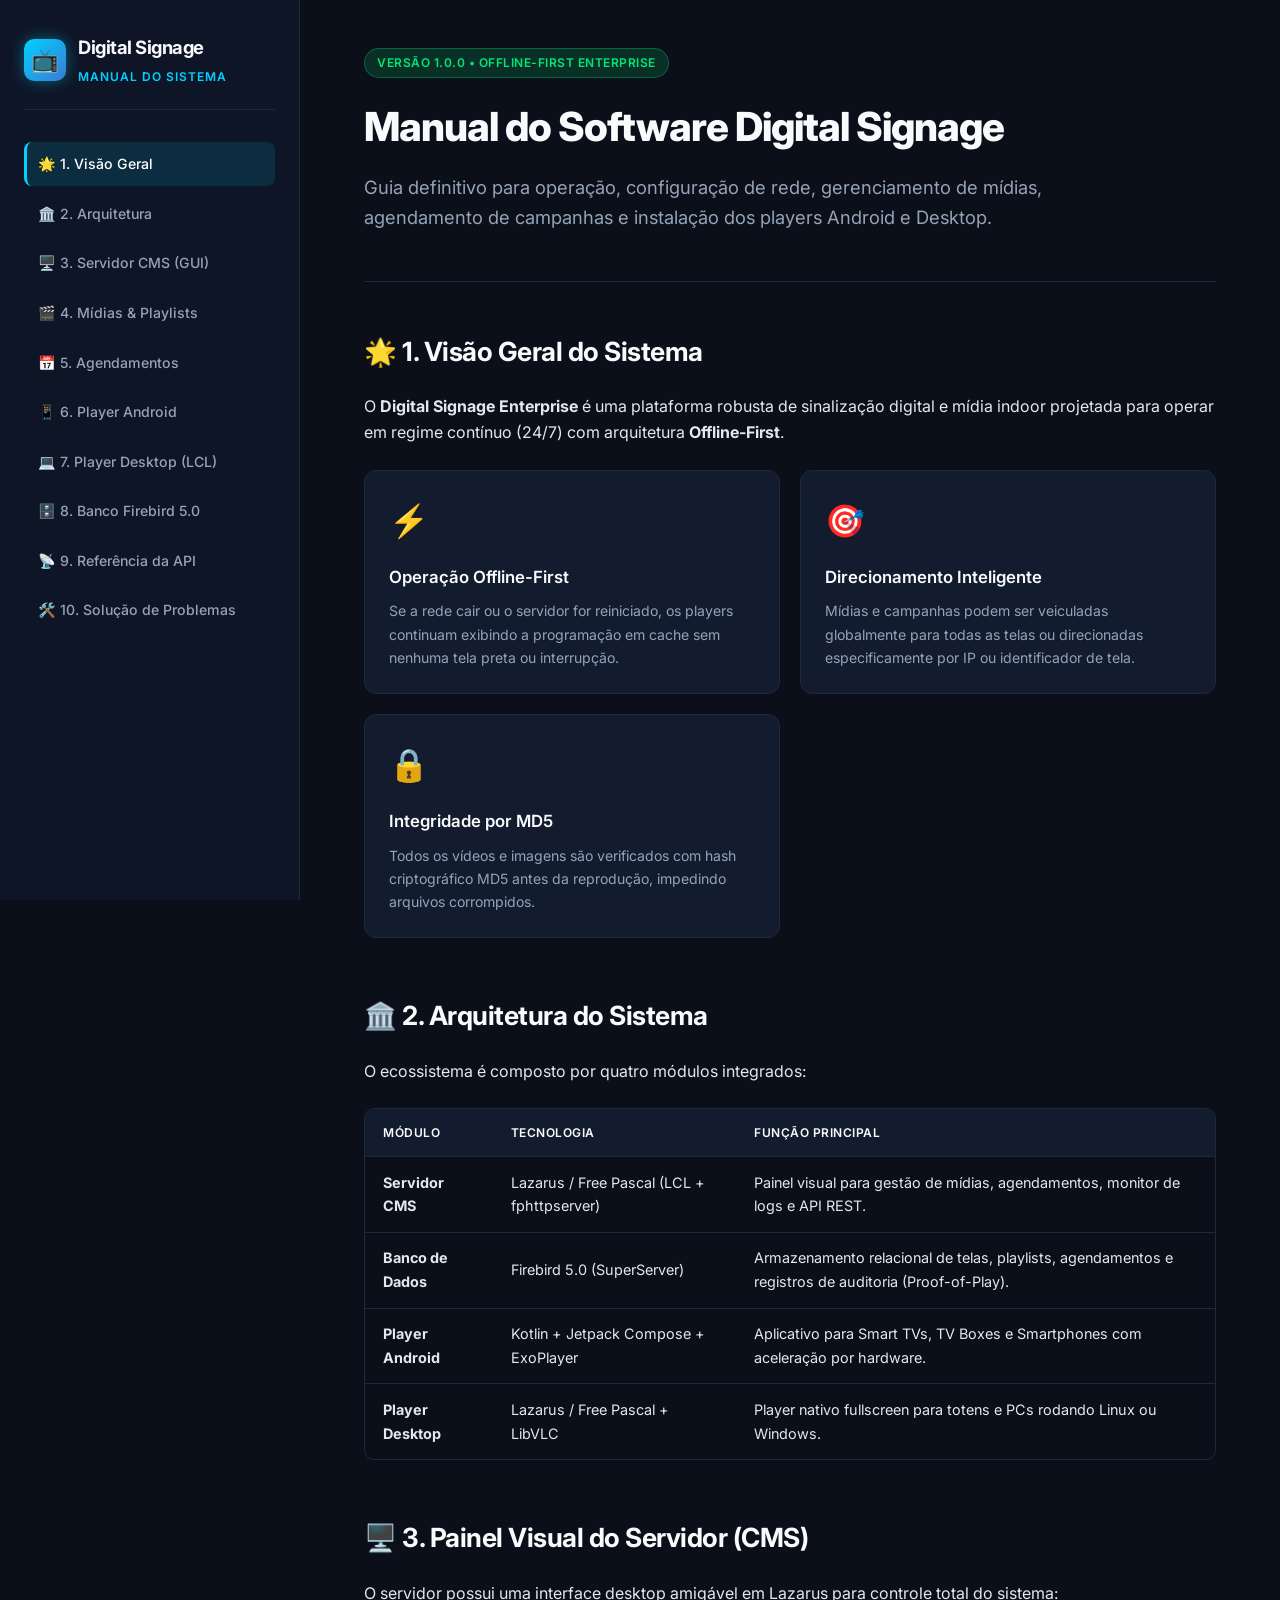
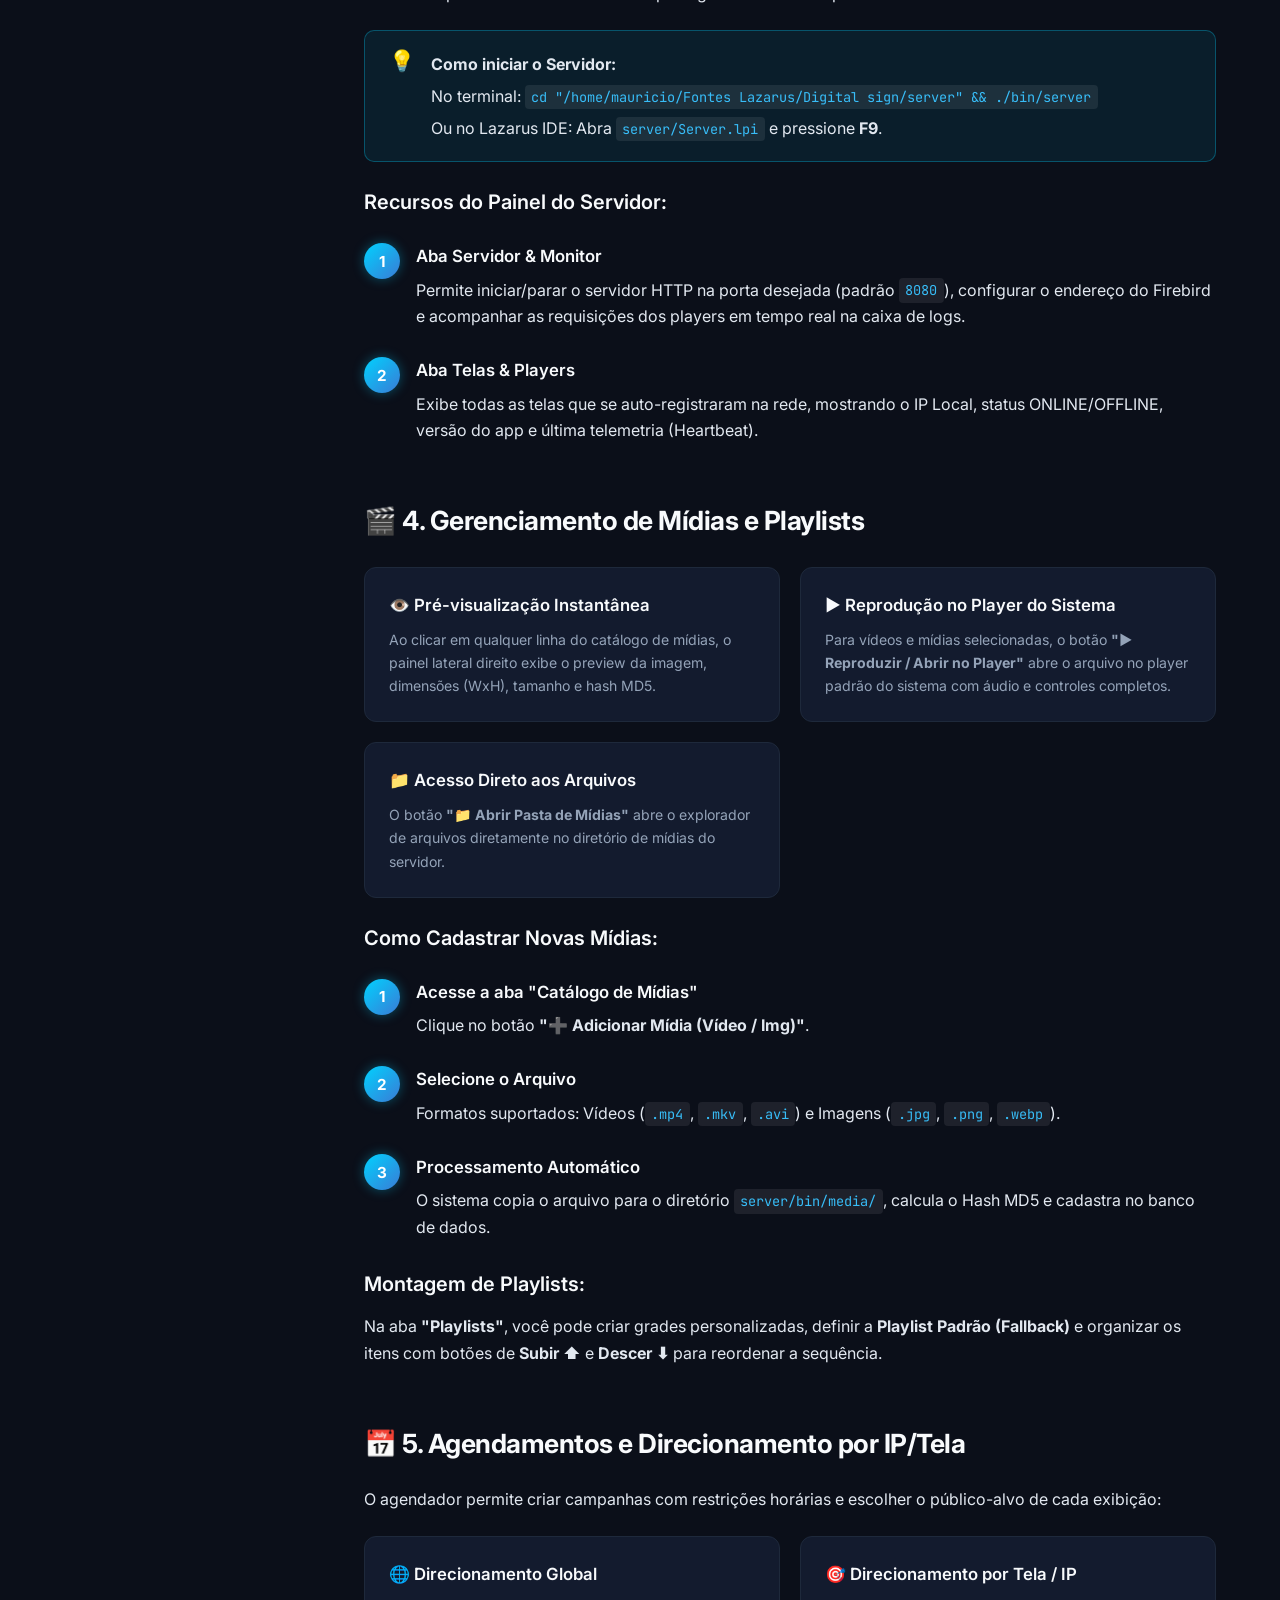
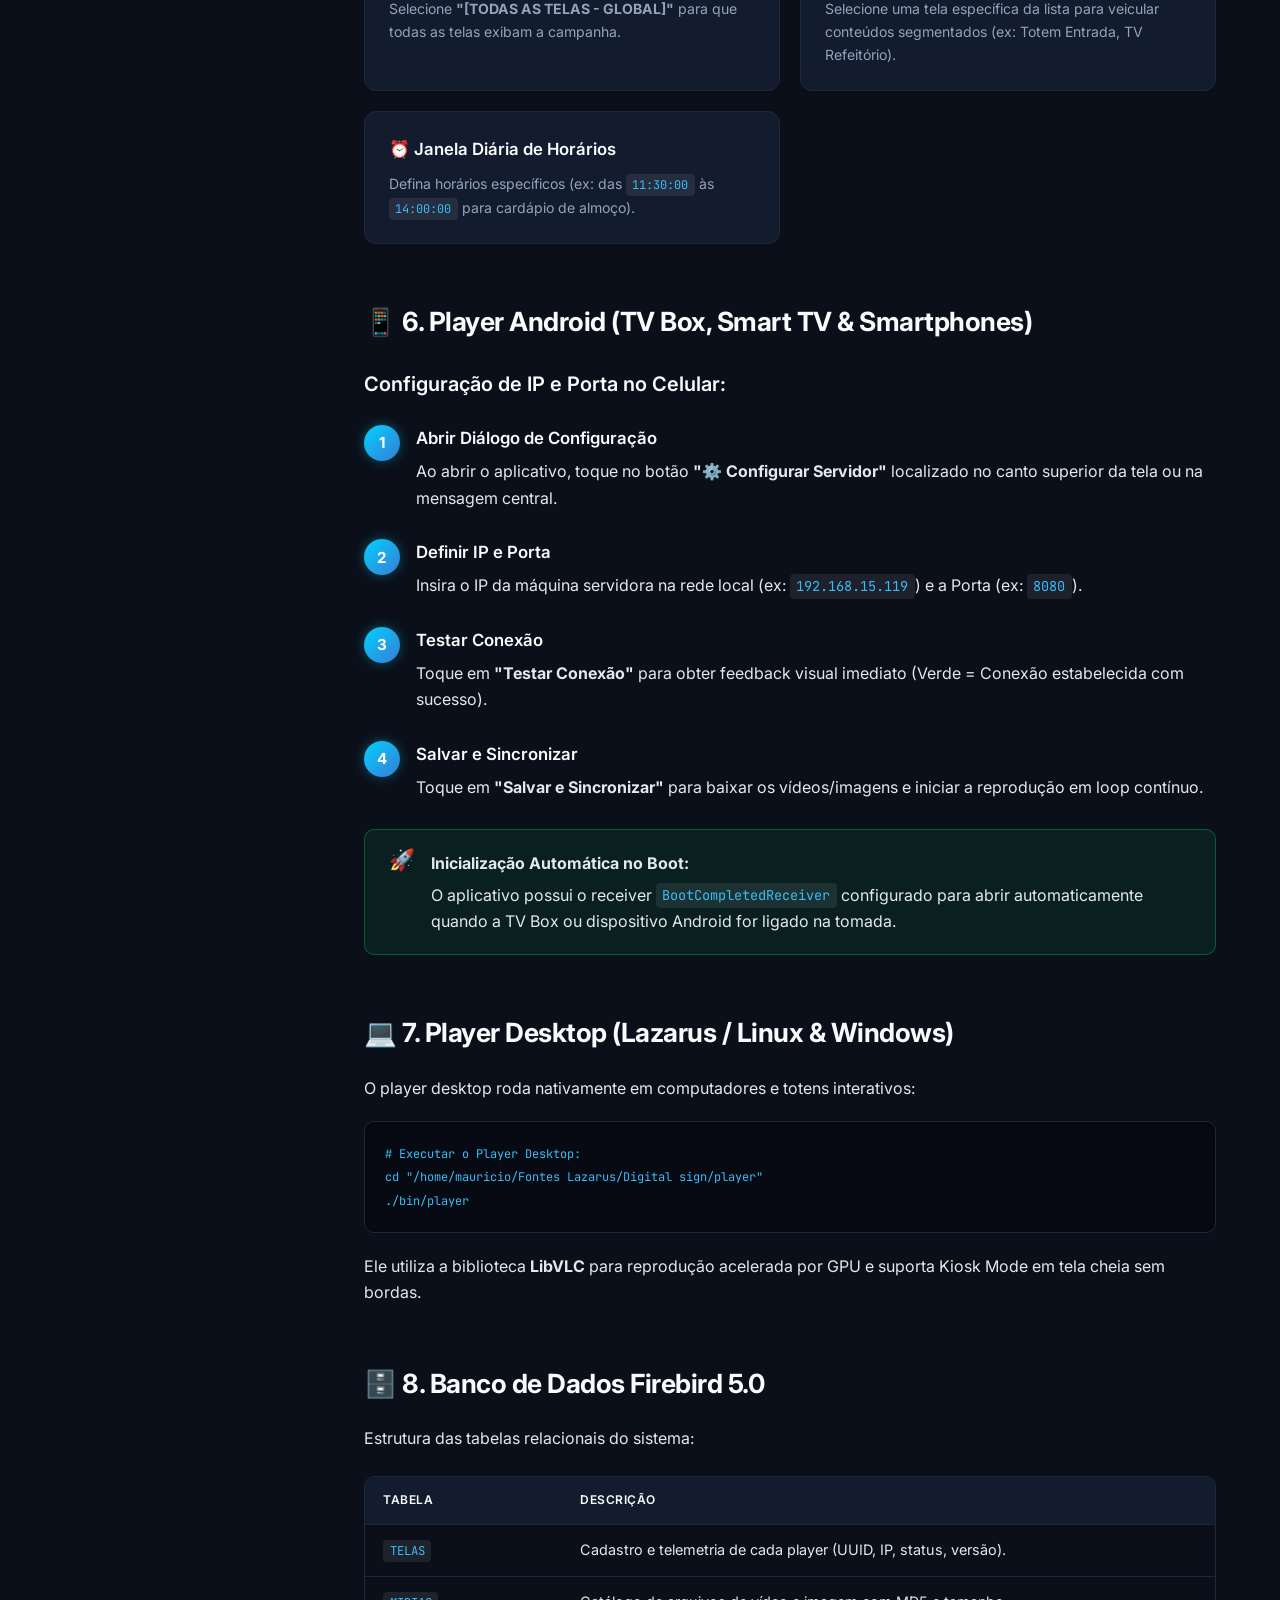
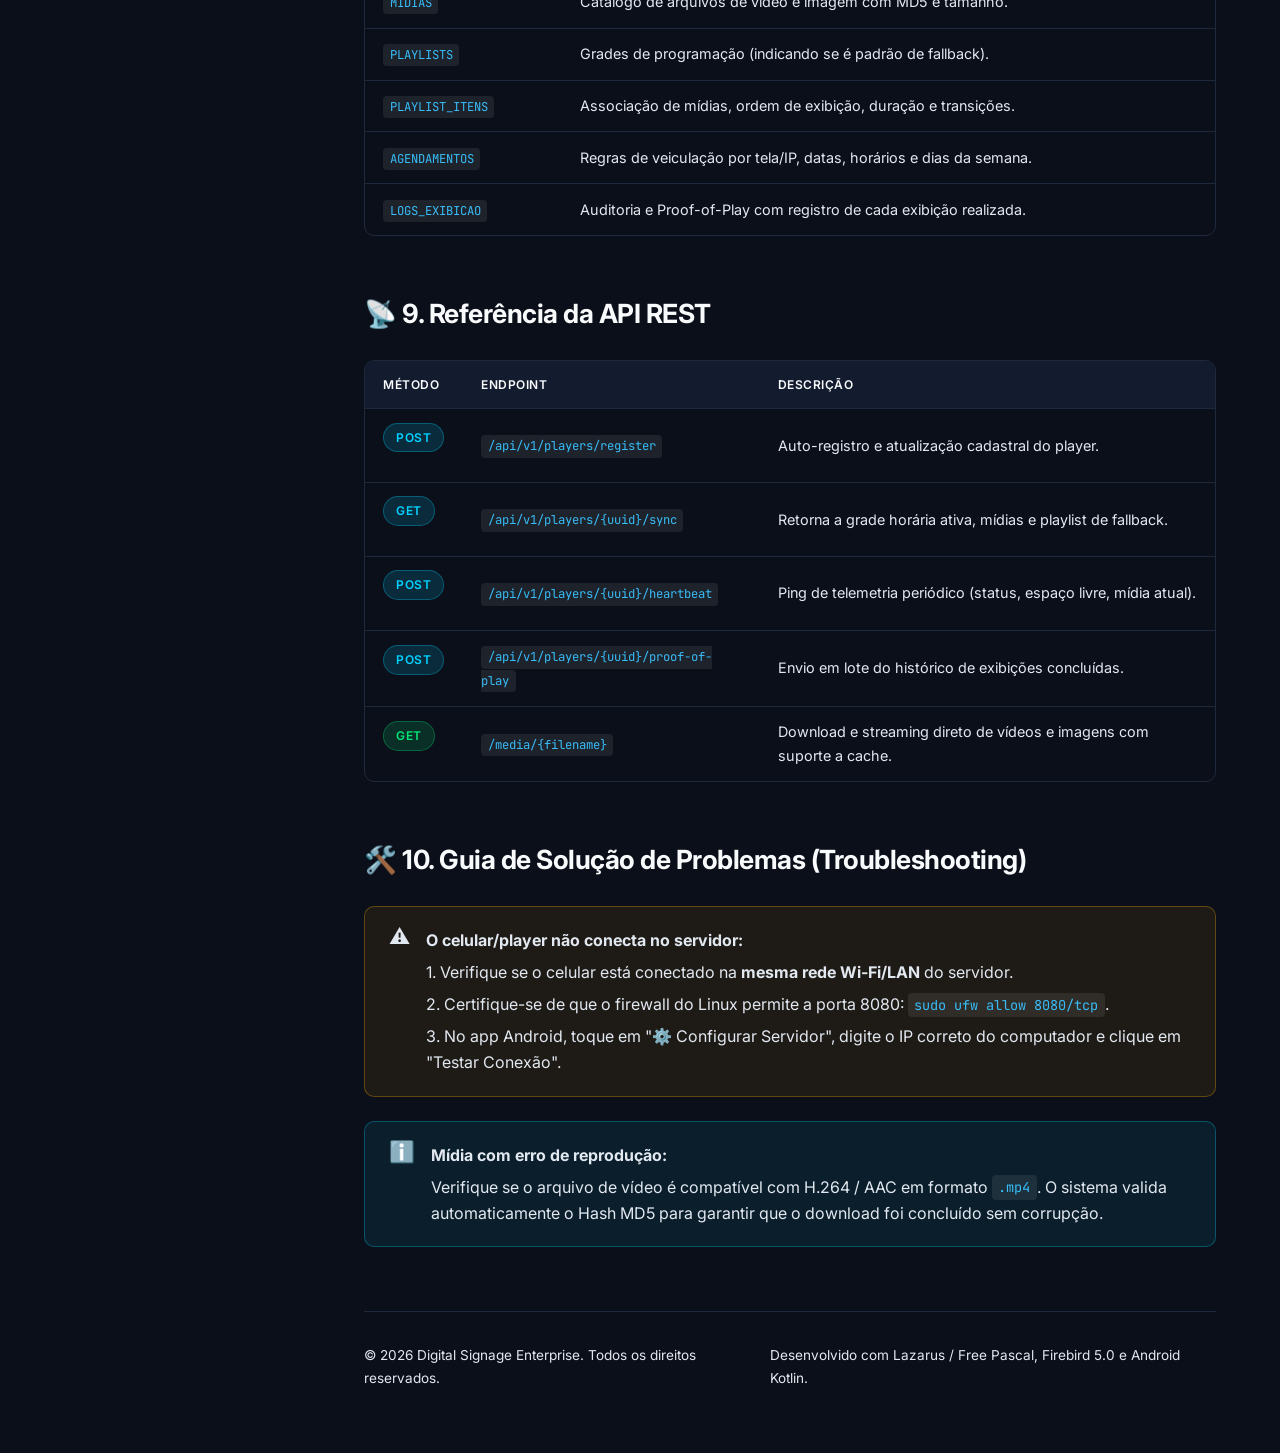
<file: documentacao/index.html>
<!DOCTYPE html>
<html lang="pt-BR">
<head>
  <meta charset="UTF-8">
  <meta name="viewport" content="width=device-width, initial-scale=1.0">
  <title>Manual do Software - Digital Signage Enterprise</title>
  <link rel="preconnect" href="https://fonts.googleapis.com">
  <link rel="preconnect" href="https://fonts.gstatic.com" crossorigin>
  <link href="https://fonts.googleapis.com/css2?family=Inter:wght@300;400;500;600;700;800&family=JetBrains+Mono:wght@400;500;700&display=swap" rel="stylesheet">
  <style>
    :root {
      --bg-main: #0b0f19;
      --bg-card: #131b2e;
      --bg-card-hover: #1c2742;
      --bg-sidebar: #0e1526;
      --primary: #00d2ff;
      --primary-gradient: linear-gradient(135deg, #00d2ff 0%, #3a7bd5 100%);
      --accent: #00e676;
      --accent-warn: #ffab00;
      --accent-danger: #ff5252;
      --text-main: #e2e8f0;
      --text-muted: #94a3b8;
      --text-heading: #f8fafc;
      --border-color: #1e293b;
      --code-bg: #070a12;
      --shadow: 0 10px 25px -5px rgba(0, 0, 0, 0.4), 0 8px 10px -6px rgba(0, 0, 0, 0.3);
    }

    * {
      box-sizing: border-box;
      margin: 0;
      padding: 0;
    }

    body {
      font-family: 'Inter', sans-serif;
      background-color: var(--bg-main);
      color: var(--text-main);
      line-height: 1.65;
      display: flex;
      min-height: 100vh;
    }

    /* Sidebar */
    .sidebar {
      width: 300px;
      background-color: var(--bg-sidebar);
      border-right: 1px solid var(--border-color);
      padding: 2rem 1.5rem;
      position: sticky;
      top: 0;
      height: 100vh;
      overflow-y: auto;
      flex-shrink: 0;
    }

    .brand {
      display: flex;
      align-items: center;
      gap: 0.75rem;
      margin-bottom: 2rem;
      padding-bottom: 1.25rem;
      border-bottom: 1px solid var(--border-color);
    }

    .brand-icon {
      width: 42px;
      height: 42px;
      border-radius: 10px;
      background: var(--primary-gradient);
      display: flex;
      align-items: center;
      justify-content: center;
      font-size: 1.4rem;
      box-shadow: 0 0 15px rgba(0, 210, 255, 0.4);
    }

    .brand-text h1 {
      font-size: 1.15rem;
      font-weight: 700;
      color: var(--text-heading);
      letter-spacing: -0.5px;
    }

    .brand-text span {
      font-size: 0.75rem;
      color: var(--primary);
      text-transform: uppercase;
      letter-spacing: 1px;
      font-weight: 600;
    }

    .nav-list {
      list-style: none;
      display: flex;
      flex-direction: column;
      gap: 0.35rem;
    }

    .nav-item a {
      display: flex;
      align-items: center;
      gap: 0.75rem;
      padding: 0.65rem 0.85rem;
      color: var(--text-muted);
      text-decoration: none;
      font-size: 0.88rem;
      font-weight: 500;
      border-radius: 8px;
      transition: all 0.2s ease;
    }

    .nav-item a:hover, .nav-item a.active {
      color: #fff;
      background: rgba(0, 210, 255, 0.12);
      border-left: 3px solid var(--primary);
      padding-left: calc(0.85rem - 3px);
    }

    /* Main Content */
    .content {
      flex: 1;
      padding: 3rem 4rem;
      max-width: 1200px;
      overflow-y: auto;
    }

    header.doc-header {
      margin-bottom: 3rem;
      padding-bottom: 2rem;
      border-bottom: 1px solid var(--border-color);
    }

    .badge {
      display: inline-block;
      padding: 0.25rem 0.75rem;
      border-radius: 9999px;
      font-size: 0.75rem;
      font-weight: 600;
      text-transform: uppercase;
      letter-spacing: 0.5px;
      margin-bottom: 1rem;
      background: rgba(0, 210, 255, 0.15);
      color: var(--primary);
      border: 1px solid rgba(0, 210, 255, 0.3);
    }

    .badge.success {
      background: rgba(0, 230, 118, 0.15);
      color: var(--accent);
      border-color: rgba(0, 230, 118, 0.3);
    }

    h1.doc-title {
      font-size: 2.5rem;
      font-weight: 800;
      color: var(--text-heading);
      letter-spacing: -1px;
      margin-bottom: 0.75rem;
    }

    p.lead {
      font-size: 1.15rem;
      color: var(--text-muted);
      max-width: 800px;
    }

    section {
      margin-bottom: 3.5rem;
      scroll-margin-top: 2rem;
    }

    h2 {
      font-size: 1.65rem;
      font-weight: 700;
      color: var(--text-heading);
      letter-spacing: -0.5px;
      margin-bottom: 1.25rem;
      display: flex;
      align-items: center;
      gap: 0.6rem;
    }

    h3 {
      font-size: 1.25rem;
      font-weight: 600;
      color: var(--text-heading);
      margin: 1.5rem 0 0.75rem 0;
    }

    p {
      margin-bottom: 1rem;
      color: var(--text-main);
    }

    /* Cards & Grid */
    .cards-grid {
      display: grid;
      grid-template-columns: repeat(auto-fit, minmax(280px, 1fr));
      gap: 1.25rem;
      margin: 1.5rem 0;
    }

    .card {
      background-color: var(--bg-card);
      border: 1px solid var(--border-color);
      border-radius: 12px;
      padding: 1.5rem;
      transition: transform 0.2s ease, box-shadow 0.2s ease, border-color 0.2s ease;
    }

    .card:hover {
      transform: translateY(-3px);
      box-shadow: var(--shadow);
      border-color: rgba(0, 210, 255, 0.4);
    }

    .card-icon {
      font-size: 2rem;
      margin-bottom: 1rem;
    }

    .card h4 {
      font-size: 1.05rem;
      font-weight: 600;
      color: var(--text-heading);
      margin-bottom: 0.5rem;
    }

    .card p {
      font-size: 0.88rem;
      color: var(--text-muted);
      margin-bottom: 0;
    }

    /* Code Blocks */
    pre {
      background-color: var(--code-bg);
      border: 1px solid var(--border-color);
      border-radius: 10px;
      padding: 1.25rem;
      overflow-x: auto;
      margin: 1.25rem 0;
      font-family: 'JetBrains Mono', monospace;
      font-size: 0.88rem;
      color: #38bdf8;
      box-shadow: inset 0 2px 4px rgba(0, 0, 0, 0.4);
    }

    code {
      font-family: 'JetBrains Mono', monospace;
      background: rgba(255, 255, 255, 0.08);
      padding: 0.2rem 0.4rem;
      border-radius: 4px;
      font-size: 0.85em;
      color: #38bdf8;
    }

    pre code {
      background: none;
      padding: 0;
      color: inherit;
    }

    /* Alerts */
    .alert {
      padding: 1.25rem 1.5rem;
      border-radius: 10px;
      margin: 1.5rem 0;
      display: flex;
      gap: 1rem;
      align-items: flex-start;
      border: 1px solid;
    }

    .alert.info {
      background: rgba(0, 210, 255, 0.08);
      border-color: rgba(0, 210, 255, 0.3);
    }

    .alert.success {
      background: rgba(0, 230, 118, 0.08);
      border-color: rgba(0, 230, 118, 0.3);
    }

    .alert.warning {
      background: rgba(255, 171, 0, 0.08);
      border-color: rgba(255, 171, 0, 0.3);
    }

    .alert-icon {
      font-size: 1.3rem;
      line-height: 1;
    }

    .alert-body p {
      margin-bottom: 0.35rem;
    }

    .alert-body p:last-child {
      margin-bottom: 0;
    }

    /* Tables */
    .table-container {
      overflow-x: auto;
      margin: 1.5rem 0;
      border-radius: 10px;
      border: 1px solid var(--border-color);
    }

    table {
      width: 100%;
      border-collapse: collapse;
      text-align: left;
      font-size: 0.9rem;
    }

    th, td {
      padding: 0.85rem 1.15rem;
      border-bottom: 1px solid var(--border-color);
    }

    th {
      background-color: var(--bg-card);
      color: var(--text-heading);
      font-weight: 600;
      text-transform: uppercase;
      font-size: 0.75rem;
      letter-spacing: 0.5px;
    }

    tr:last-child td {
      border-bottom: none;
    }

    tr:hover td {
      background-color: rgba(255, 255, 255, 0.02);
    }

    /* Steps List */
    .steps {
      list-style: none;
      counter-reset: step-counter;
      margin: 1.5rem 0;
    }

    .step-item {
      position: relative;
      padding-left: 3.25rem;
      margin-bottom: 1.75rem;
    }

    .step-item::before {
      counter-increment: step-counter;
      content: counter(step-counter);
      position: absolute;
      left: 0;
      top: 0;
      width: 2.25rem;
      height: 2.25rem;
      background: var(--primary-gradient);
      color: #fff;
      font-weight: 700;
      border-radius: 50%;
      display: flex;
      align-items: center;
      justify-content: center;
      font-size: 0.95rem;
      box-shadow: 0 0 12px rgba(0, 210, 255, 0.35);
    }

    .step-item h4 {
      font-size: 1.05rem;
      font-weight: 600;
      color: var(--text-heading);
      margin-bottom: 0.35rem;
    }

    /* Footer */
    footer {
      margin-top: 4rem;
      padding-top: 2rem;
      border-top: 1px solid var(--border-color);
      color: var(--text-muted);
      font-size: 0.85rem;
      display: flex;
      justify-content: space-between;
      align-items: center;
    }

    @media (max-width: 900px) {
      body {
        flex-direction: column;
      }
      .sidebar {
        width: 100%;
        height: auto;
        position: relative;
      }
      .content {
        padding: 2rem 1.5rem;
      }
    }
  </style>
</head>
<body>

  <!-- Sidebar Navigation -->
  <aside class="sidebar">
    <div class="brand">
      <div class="brand-icon">📺</div>
      <div class="brand-text">
        <h1>Digital Signage</h1>
        <span>Manual do Sistema</span>
      </div>
    </div>
    <ul class="nav-list">
      <li class="nav-item"><a href="#visao-geral" class="active">🌟 1. Visão Geral</a></li>
      <li class="nav-item"><a href="#arquitetura">🏛️ 2. Arquitetura</a></li>
      <li class="nav-item"><a href="#servidor-gui">🖥️ 3. Servidor CMS (GUI)</a></li>
      <li class="nav-item"><a href="#midias-playlists">🎬 4. Mídias & Playlists</a></li>
      <li class="nav-item"><a href="#agendamentos">📅 5. Agendamentos</a></li>
      <li class="nav-item"><a href="#player-android">📱 6. Player Android</a></li>
      <li class="nav-item"><a href="#player-desktop">💻 7. Player Desktop (LCL)</a></li>
      <li class="nav-item"><a href="#banco-firebird">🗄️ 8. Banco Firebird 5.0</a></li>
      <li class="nav-item"><a href="#api-rest">📡 9. Referência da API</a></li>
      <li class="nav-item"><a href="#troubleshooting">🛠️ 10. Solução de Problemas</a></li>
    </ul>
  </aside>

  <!-- Main Content Area -->
  <main class="content">
    <header class="doc-header">
      <div class="badge success">Versão 1.0.0 • Offline-First Enterprise</div>
      <h1 class="doc-title">Manual do Software Digital Signage</h1>
      <p class="lead">Guia definitivo para operação, configuração de rede, gerenciamento de mídias, agendamento de campanhas e instalação dos players Android e Desktop.</p>
    </header>

    <!-- 1. Visão Geral -->
    <section id="visao-geral">
      <h2>🌟 1. Visão Geral do Sistema</h2>
      <p>O <strong>Digital Signage Enterprise</strong> é uma plataforma robusta de sinalização digital e mídia indoor projetada para operar em regime contínuo (24/7) com arquitetura <strong>Offline-First</strong>.</p>
      
      <div class="cards-grid">
        <div class="card">
          <div class="card-icon">⚡</div>
          <h4>Operação Offline-First</h4>
          <p>Se a rede cair ou o servidor for reiniciado, os players continuam exibindo a programação em cache sem nenhuma tela preta ou interrupção.</p>
        </div>
        <div class="card">
          <div class="card-icon">🎯</div>
          <h4>Direcionamento Inteligente</h4>
          <p>Mídias e campanhas podem ser veiculadas globalmente para todas as telas ou direcionadas especificamente por IP ou identificador de tela.</p>
        </div>
        <div class="card">
          <div class="card-icon">🔒</div>
          <h4>Integridade por MD5</h4>
          <p>Todos os vídeos e imagens são verificados com hash criptográfico MD5 antes da reprodução, impedindo arquivos corrompidos.</p>
        </div>
      </div>
    </section>

    <!-- 2. Arquitetura -->
    <section id="arquitetura">
      <h2>🏛️ 2. Arquitetura do Sistema</h2>
      <p>O ecossistema é composto por quatro módulos integrados:</p>

      <div class="table-container">
        <table>
          <thead>
            <tr>
              <th>Módulo</th>
              <th>Tecnologia</th>
              <th>Função Principal</th>
            </tr>
          </thead>
          <tbody>
            <tr>
              <td><strong>Servidor CMS</strong></td>
              <td>Lazarus / Free Pascal (LCL + fphttpserver)</td>
              <td>Painel visual para gestão de mídias, agendamentos, monitor de logs e API REST.</td>
            </tr>
            <tr>
              <td><strong>Banco de Dados</strong></td>
              <td>Firebird 5.0 (SuperServer)</td>
              <td>Armazenamento relacional de telas, playlists, agendamentos e registros de auditoria (Proof-of-Play).</td>
            </tr>
            <tr>
              <td><strong>Player Android</strong></td>
              <td>Kotlin + Jetpack Compose + ExoPlayer</td>
              <td>Aplicativo para Smart TVs, TV Boxes e Smartphones com aceleração por hardware.</td>
            </tr>
            <tr>
              <td><strong>Player Desktop</strong></td>
              <td>Lazarus / Free Pascal + LibVLC</td>
              <td>Player nativo fullscreen para totens e PCs rodando Linux ou Windows.</td>
            </tr>
          </tbody>
        </table>
      </div>
    </section>

    <!-- 3. Servidor CMS -->
    <section id="servidor-gui">
      <h2>🖥️ 3. Painel Visual do Servidor (CMS)</h2>
      <p>O servidor possui uma interface desktop amigável em Lazarus para controle total do sistema:</p>

      <div class="alert info">
        <div class="alert-icon">💡</div>
        <div class="alert-body">
          <p><strong>Como iniciar o Servidor:</strong></p>
          <p>No terminal: <code>cd "/home/mauricio/Fontes Lazarus/Digital sign/server" && ./bin/server</code></p>
          <p>Ou no Lazarus IDE: Abra <code>server/Server.lpi</code> e pressione <strong>F9</strong>.</p>
        </div>
      </div>

      <h3>Recursos do Painel do Servidor:</h3>
      <ul class="steps">
        <li class="step-item">
          <h4>Aba Servidor & Monitor</h4>
          <p>Permite iniciar/parar o servidor HTTP na porta desejada (padrão <code>8080</code>), configurar o endereço do Firebird e acompanhar as requisições dos players em tempo real na caixa de logs.</p>
        </li>
        <li class="step-item">
          <h4>Aba Telas & Players</h4>
          <p>Exibe todas as telas que se auto-registraram na rede, mostrando o IP Local, status ONLINE/OFFLINE, versão do app e última telemetria (Heartbeat).</p>
        </li>
      </ul>
    </section>

    <!-- 4. Mídias & Playlists -->
    <section id="midias-playlists">
      <h2>🎬 4. Gerenciamento de Mídias e Playlists</h2>
      
      <div class="cards-grid">
        <div class="card">
          <h4>👁️ Pré-visualização Instantânea</h4>
          <p>Ao clicar em qualquer linha do catálogo de mídias, o painel lateral direito exibe o preview da imagem, dimensões (WxH), tamanho e hash MD5.</p>
        </div>
        <div class="card">
          <h4>▶️ Reprodução no Player do Sistema</h4>
          <p>Para vídeos e mídias selecionadas, o botão <strong>"▶️ Reproduzir / Abrir no Player"</strong> abre o arquivo no player padrão do sistema com áudio e controles completos.</p>
        </div>
        <div class="card">
          <h4>📁 Acesso Direto aos Arquivos</h4>
          <p>O botão <strong>"📁 Abrir Pasta de Mídias"</strong> abre o explorador de arquivos diretamente no diretório de mídias do servidor.</p>
        </div>
      </div>

      <h3>Como Cadastrar Novas Mídias:</h3>
      <ol class="steps">
        <li class="step-item">
          <h4>Acesse a aba "Catálogo de Mídias"</h4>
          <p>Clique no botão <strong>"➕ Adicionar Mídia (Vídeo / Img)"</strong>.</p>
        </li>
        <li class="step-item">
          <h4>Selecione o Arquivo</h4>
          <p>Formatos suportados: Vídeos (<code>.mp4</code>, <code>.mkv</code>, <code>.avi</code>) e Imagens (<code>.jpg</code>, <code>.png</code>, <code>.webp</code>).</p>
        </li>
        <li class="step-item">
          <h4>Processamento Automático</h4>
          <p>O sistema copia o arquivo para o diretório <code>server/bin/media/</code>, calcula o Hash MD5 e cadastra no banco de dados.</p>
        </li>
      </ol>

      <h3>Montagem de Playlists:</h3>
      <p>Na aba <strong>"Playlists"</strong>, você pode criar grades personalizadas, definir a <strong>Playlist Padrão (Fallback)</strong> e organizar os itens com botões de <strong>Subir ⬆</strong> e <strong>Descer ⬇</strong> para reordenar a sequência.</p>
    </section>

    <!-- 5. Agendamentos -->
    <section id="agendamentos">
      <h2>📅 5. Agendamentos e Direcionamento por IP/Tela</h2>
      <p>O agendador permite criar campanhas com restrições horárias e escolher o público-alvo de cada exibição:</p>

      <div class="cards-grid">
        <div class="card">
          <h4>🌐 Direcionamento Global</h4>
          <p>Selecione <strong>"[TODAS AS TELAS - GLOBAL]"</strong> para que todas as telas exibam a campanha.</p>
        </div>
        <div class="card">
          <h4>🎯 Direcionamento por Tela / IP</h4>
          <p>Selecione uma tela específica da lista para veicular conteúdos segmentados (ex: Totem Entrada, TV Refeitório).</p>
        </div>
        <div class="card">
          <h4>⏰ Janela Diária de Horários</h4>
          <p>Defina horários específicos (ex: das <code>11:30:00</code> às <code>14:00:00</code> para cardápio de almoço).</p>
        </div>
      </div>
    </section>

    <!-- 6. Player Android -->
    <section id="player-android">
      <h2>📱 6. Player Android (TV Box, Smart TV & Smartphones)</h2>
      
      <h3>Configuração de IP e Porta no Celular:</h3>
      <ol class="steps">
        <li class="step-item">
          <h4>Abrir Diálogo de Configuração</h4>
          <p>Ao abrir o aplicativo, toque no botão <strong>"⚙️ Configurar Servidor"</strong> localizado no canto superior da tela ou na mensagem central.</p>
        </li>
        <li class="step-item">
          <h4>Definir IP e Porta</h4>
          <p>Insira o IP da máquina servidora na rede local (ex: <code>192.168.15.119</code>) e a Porta (ex: <code>8080</code>).</p>
        </li>
        <li class="step-item">
          <h4>Testar Conexão</h4>
          <p>Toque em <strong>"Testar Conexão"</strong> para obter feedback visual imediato (Verde = Conexão estabelecida com sucesso).</p>
        </li>
        <li class="step-item">
          <h4>Salvar e Sincronizar</h4>
          <p>Toque em <strong>"Salvar e Sincronizar"</strong> para baixar os vídeos/imagens e iniciar a reprodução em loop contínuo.</p>
        </li>
      </ol>

      <div class="alert success">
        <div class="alert-icon">🚀</div>
        <div class="alert-body">
          <p><strong>Inicialização Automática no Boot:</strong></p>
          <p>O aplicativo possui o receiver <code>BootCompletedReceiver</code> configurado para abrir automaticamente quando a TV Box ou dispositivo Android for ligado na tomada.</p>
        </div>
      </div>
    </section>

    <!-- 7. Player Desktop -->
    <section id="player-desktop">
      <h2>💻 7. Player Desktop (Lazarus / Linux & Windows)</h2>
      <p>O player desktop roda nativamente em computadores e totens interativos:</p>
      <pre><code># Executar o Player Desktop:
cd "/home/mauricio/Fontes Lazarus/Digital sign/player"
./bin/player</code></pre>
      <p>Ele utiliza a biblioteca <strong>LibVLC</strong> para reprodução acelerada por GPU e suporta Kiosk Mode em tela cheia sem bordas.</p>
    </section>

    <!-- 8. Banco Firebird -->
    <section id="banco-firebird">
      <h2>🗄️ 8. Banco de Dados Firebird 5.0</h2>
      <p>Estrutura das tabelas relacionais do sistema:</p>

      <div class="table-container">
        <table>
          <thead>
            <tr>
              <th>Tabela</th>
              <th>Descrição</th>
            </tr>
          </thead>
          <tbody>
            <tr>
              <td><code>TELAS</code></td>
              <td>Cadastro e telemetria de cada player (UUID, IP, status, versão).</td>
            </tr>
            <tr>
              <td><code>MIDIAS</code></td>
              <td>Catálogo de arquivos de vídeo e imagem com MD5 e tamanho.</td>
            </tr>
            <tr>
              <td><code>PLAYLISTS</code></td>
              <td>Grades de programação (indicando se é padrão de fallback).</td>
            </tr>
            <tr>
              <td><code>PLAYLIST_ITENS</code></td>
              <td>Associação de mídias, ordem de exibição, duração e transições.</td>
            </tr>
            <tr>
              <td><code>AGENDAMENTOS</code></td>
              <td>Regras de veiculação por tela/IP, datas, horários e dias da semana.</td>
            </tr>
            <tr>
              <td><code>LOGS_EXIBICAO</code></td>
              <td>Auditoria e Proof-of-Play com registro de cada exibição realizada.</td>
            </tr>
          </tbody>
        </table>
      </div>
    </section>

    <!-- 9. Referência da API REST -->
    <section id="api-rest">
      <h2>📡 9. Referência da API REST</h2>

      <div class="table-container">
        <table>
          <thead>
            <tr>
              <th>Método</th>
              <th>Endpoint</th>
              <th>Descrição</th>
            </tr>
          </thead>
          <tbody>
            <tr>
              <td><span class="badge">POST</span></td>
              <td><code>/api/v1/players/register</code></td>
              <td>Auto-registro e atualização cadastral do player.</td>
            </tr>
            <tr>
              <td><span class="badge">GET</span></td>
              <td><code>/api/v1/players/{uuid}/sync</code></td>
              <td>Retorna a grade horária ativa, mídias e playlist de fallback.</td>
            </tr>
            <tr>
              <td><span class="badge">POST</span></td>
              <td><code>/api/v1/players/{uuid}/heartbeat</code></td>
              <td>Ping de telemetria periódico (status, espaço livre, mídia atual).</td>
            </tr>
            <tr>
              <td><span class="badge">POST</span></td>
              <td><code>/api/v1/players/{uuid}/proof-of-play</code></td>
              <td>Envio em lote do histórico de exibições concluídas.</td>
            </tr>
            <tr>
              <td><span class="badge success">GET</span></td>
              <td><code>/media/{filename}</code></td>
              <td>Download e streaming direto de vídeos e imagens com suporte a cache.</td>
            </tr>
          </tbody>
        </table>
      </div>
    </section>

    <!-- 10. Solução de Problemas -->
    <section id="troubleshooting">
      <h2>🛠️ 10. Guia de Solução de Problemas (Troubleshooting)</h2>

      <div class="alert warning">
        <div class="alert-icon">⚠️</div>
        <div class="alert-body">
          <p><strong>O celular/player não conecta no servidor:</strong></p>
          <p>1. Verifique se o celular está conectado na <strong>mesma rede Wi-Fi/LAN</strong> do servidor.</p>
          <p>2. Certifique-se de que o firewall do Linux permite a porta 8080: <code>sudo ufw allow 8080/tcp</code>.</p>
          <p>3. No app Android, toque em "⚙️ Configurar Servidor", digite o IP correto do computador e clique em "Testar Conexão".</p>
        </div>
      </div>

      <div class="alert info">
        <div class="alert-icon">ℹ️</div>
        <div class="alert-body">
          <p><strong>Mídia com erro de reprodução:</strong></p>
          <p>Verifique se o arquivo de vídeo é compatível com H.264 / AAC em formato <code>.mp4</code>. O sistema valida automaticamente o Hash MD5 para garantir que o download foi concluído sem corrupção.</p>
        </div>
      </div>
    </section>

    <footer>
      <p>© 2026 Digital Signage Enterprise. Todos os direitos reservados.</p>
      <p>Desenvolvido com Lazarus / Free Pascal, Firebird 5.0 e Android Kotlin.</p>
    </footer>
  </main>

  <script>
    // Smooth scrolling & active nav tracking
    document.querySelectorAll('.nav-item a').forEach(link => {
      link.addEventListener('click', function(e) {
        document.querySelectorAll('.nav-item a').forEach(l => l.classList.remove('active'));
        this.classList.add('active');
      });
    });
  </script>
</body>
</html>
</file>
